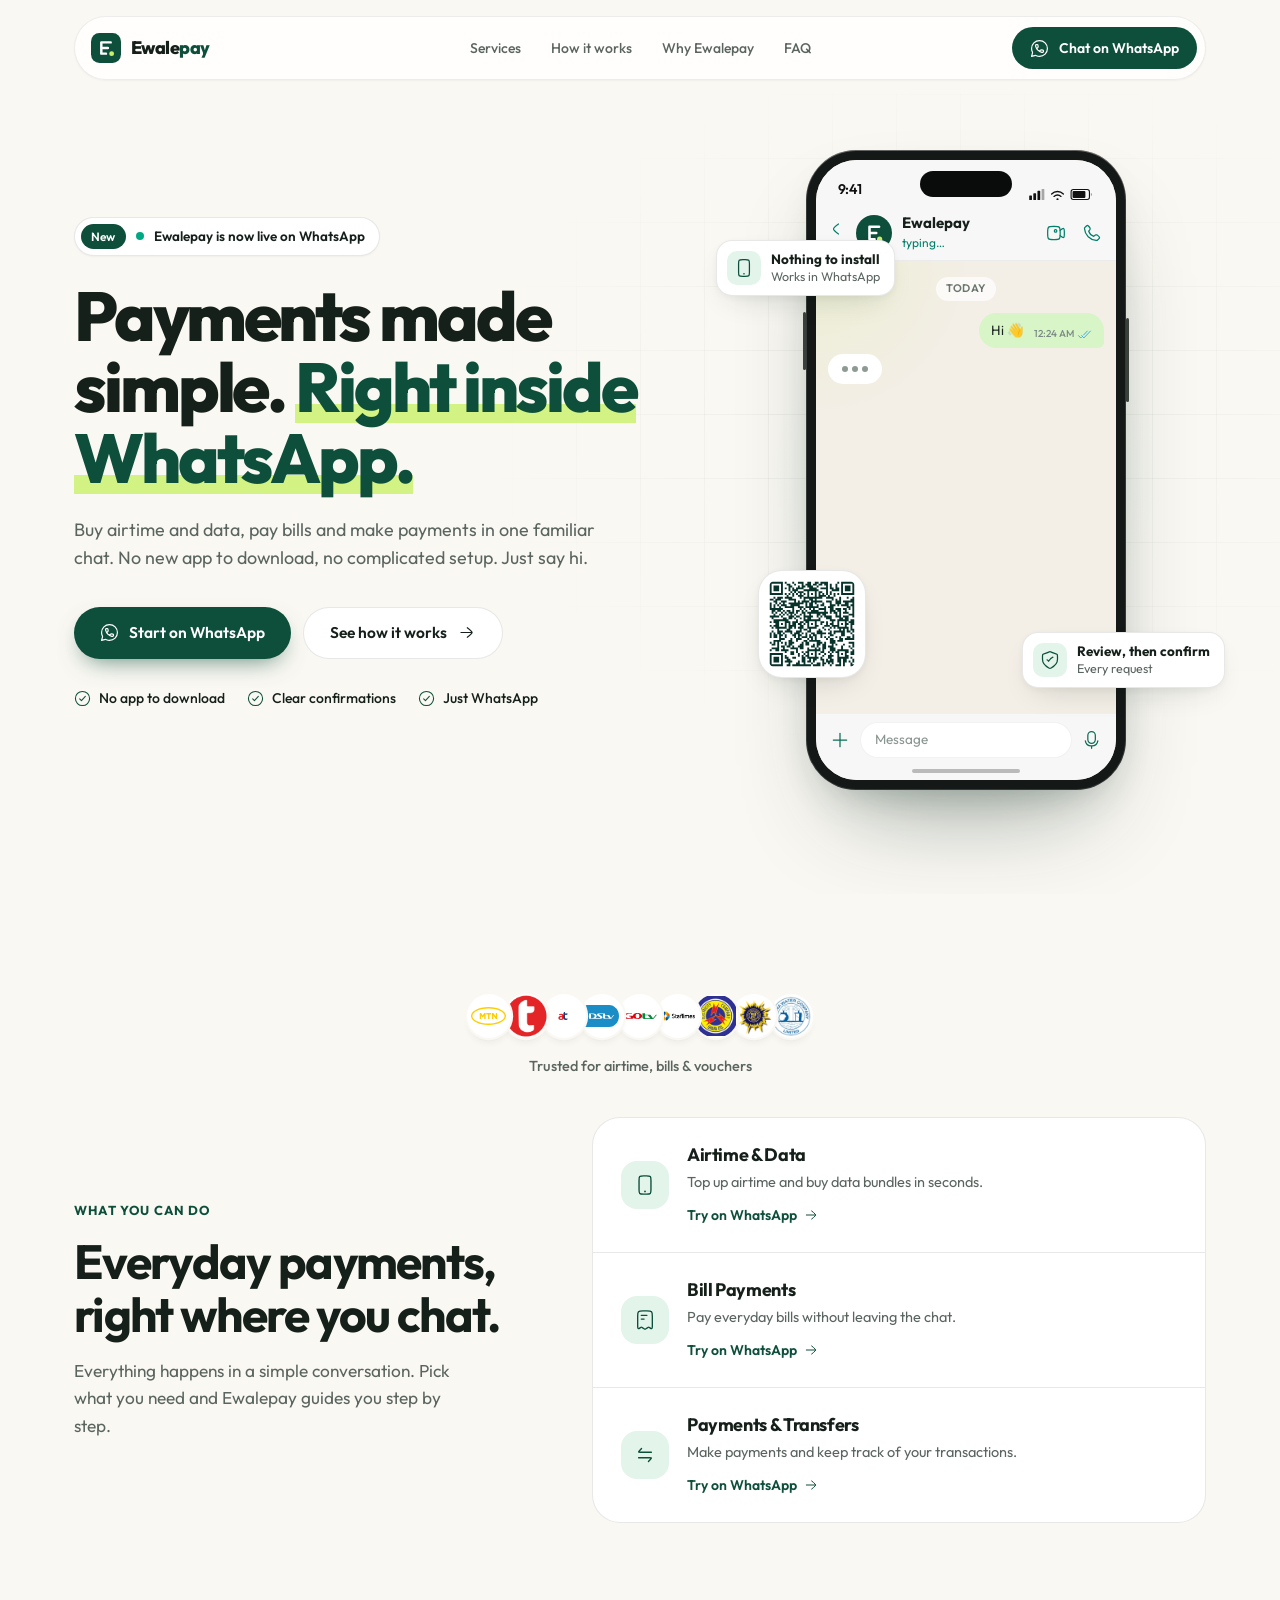
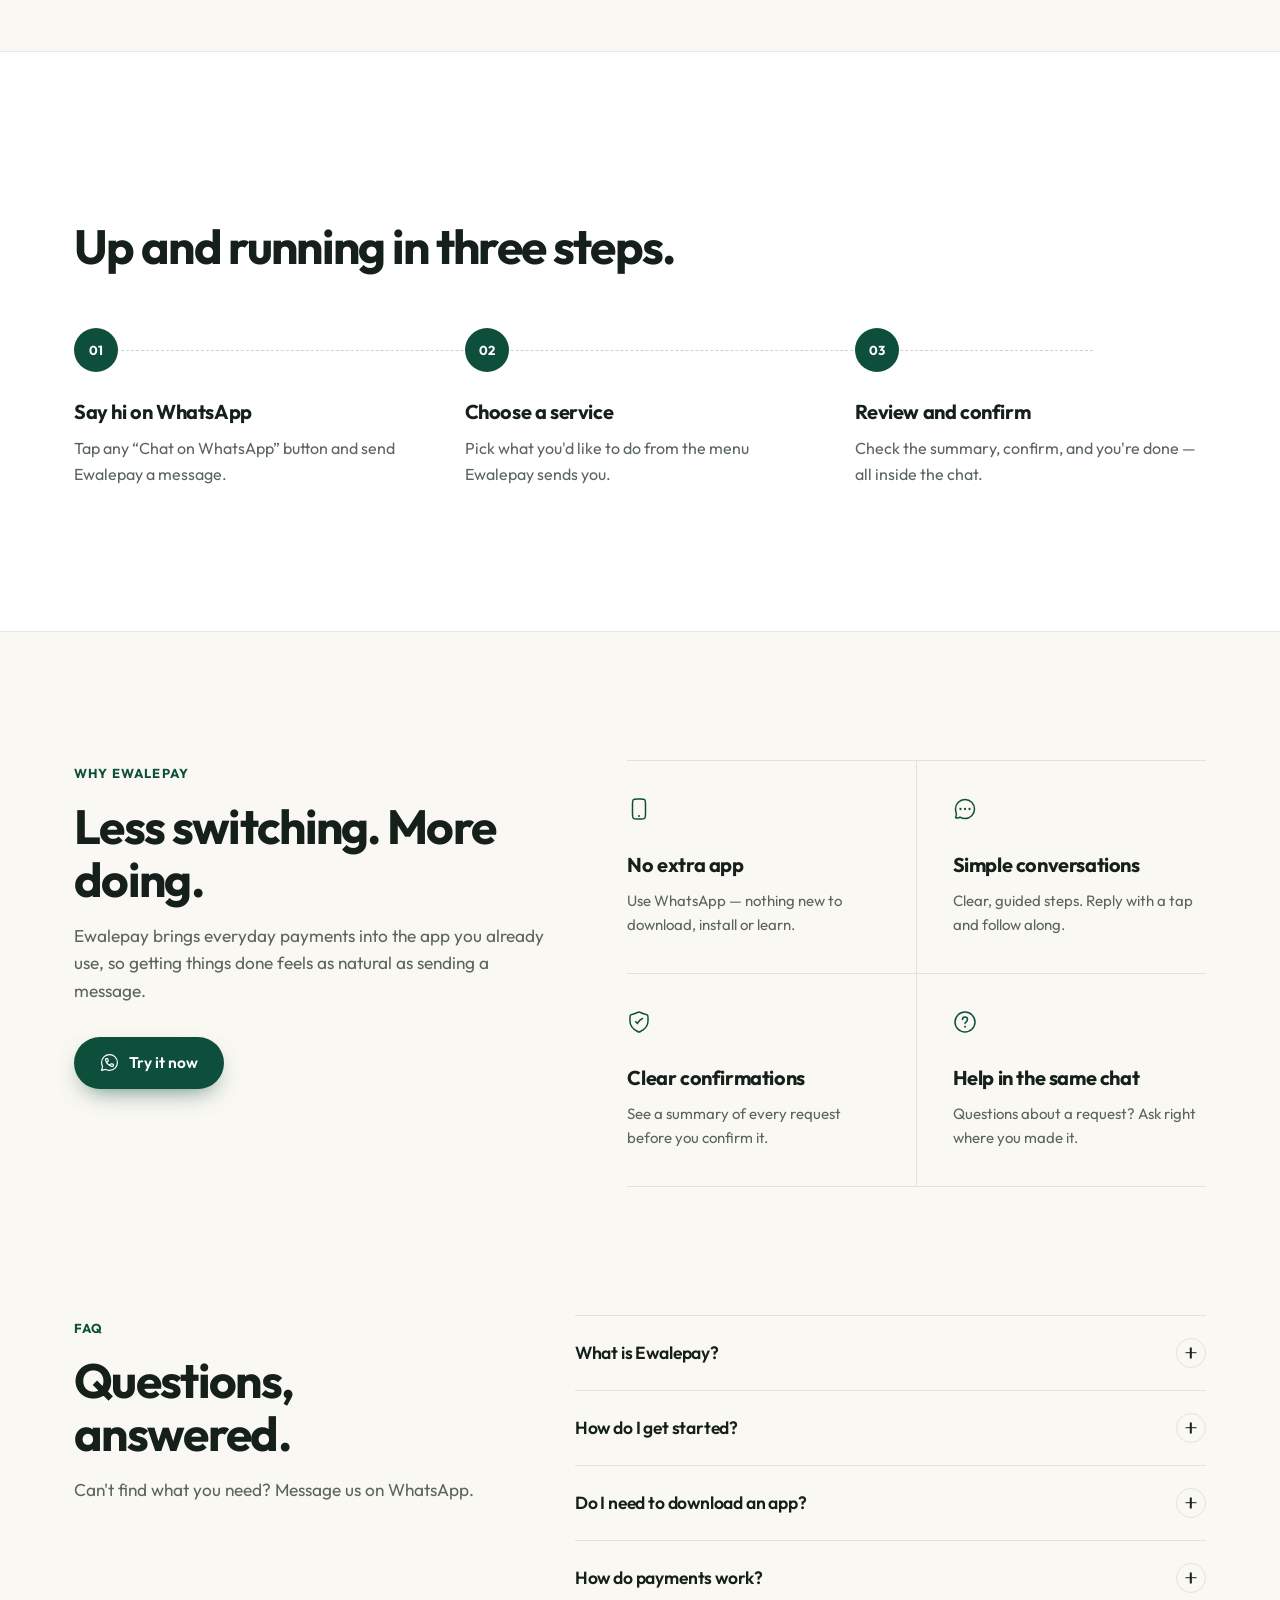
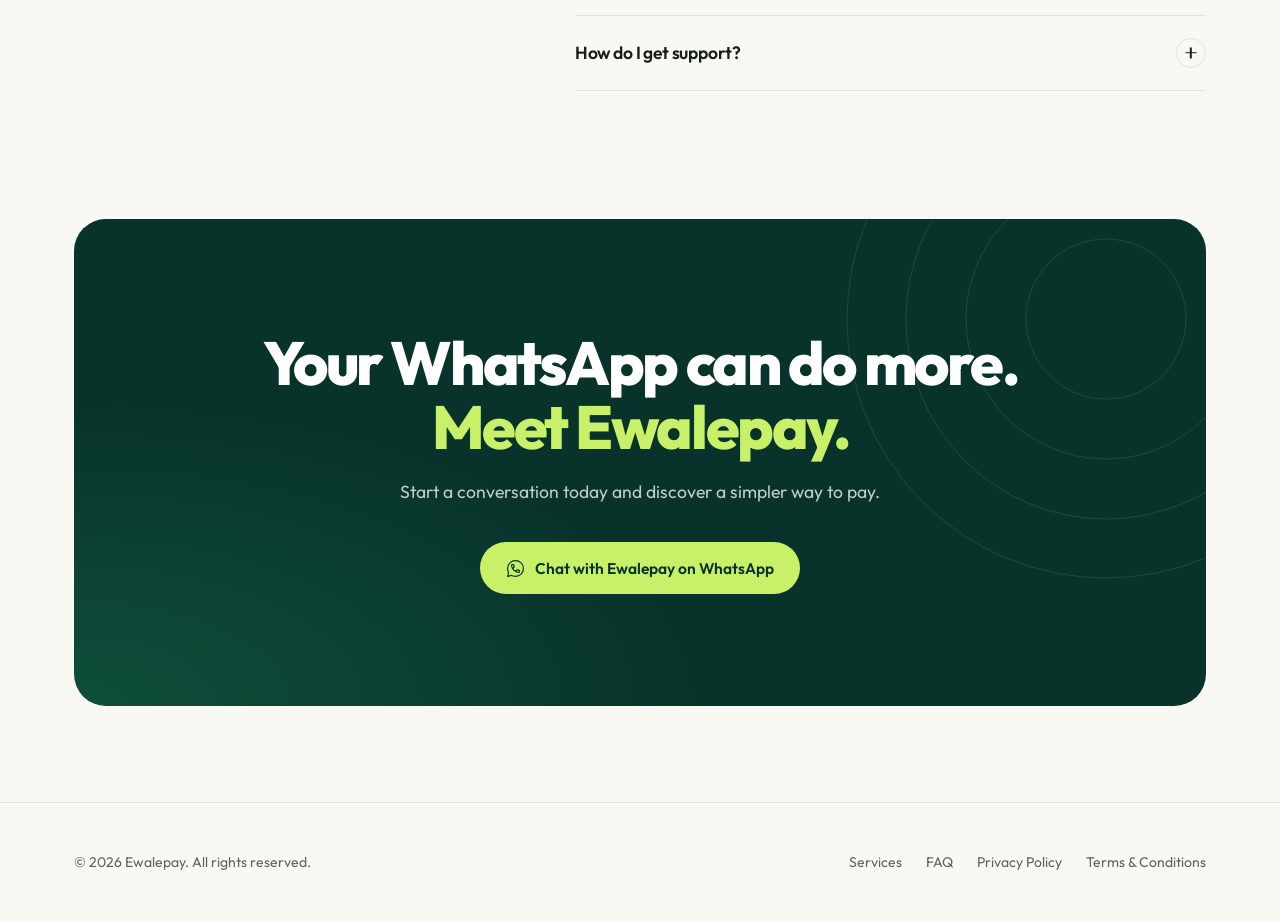
<file: index.html>
<!doctype html>
<html lang="en">

<head>
  <meta charset="utf-8" />
  <meta name="viewport" content="width=device-width, initial-scale=1" />
  <title>Ewalepay is now on WhatsApp — Pay, top up and more in one chat</title>
  <meta name="description"
    content="Ewalepay is now live on WhatsApp. Buy airtime and data, pay bills and make payments in a simple chat. No app to download." />
  <meta name="theme-color" content="#0E4F3B" />
  <link rel="icon"
    href="data:image/svg+xml,%3Csvg xmlns='http://www.w3.org/2000/svg' viewBox='0 0 32 32'%3E%3Crect width='32' height='32' rx='9' fill='%230E4F3B'/%3E%3Cpath d='M11 10v12M11 10h10M11 16h7M11 22h5' stroke='%23fff' stroke-width='2.6' stroke-linecap='round'/%3E%3Ccircle cx='22' cy='22' r='2.6' fill='%23C8F169'/%3E%3C/svg%3E" />
  <link rel="preconnect" href="https://fonts.googleapis.com" />
  <link rel="preconnect" href="https://fonts.gstatic.com" crossorigin />
  <link href="https://fonts.googleapis.com/css2?family=Outfit:wght@400;500;600;700;800&display=swap" rel="stylesheet" />


  <link rel="stylesheet" href="css/base.css" />
  <link rel="stylesheet" href="css/nav.css" />
  <link rel="stylesheet" href="css/hero.css" />
  <link rel="stylesheet" href="css/sections.css" />
  <link rel="stylesheet" href="css/services.css" />
  <link rel="stylesheet" href="css/steps.css" />
  <link rel="stylesheet" href="css/why.css" />
  <link rel="stylesheet" href="css/faq.css" />
  <link rel="stylesheet" href="css/cta.css" />
  <link rel="stylesheet" href="css/footer.css" />
  <link rel="stylesheet" href="css/responsive.css" />

</head>

<body>
  <!-- NAV -->
  <header class="nav" id="nav">
    <div class="container">
      <div class="nav-bar">
        <a href="#top" class="brand" aria-label="Ewalepay home">
          <svg viewBox="0 0 32 32" aria-hidden="true">
            <rect width="32" height="32" rx="9" fill="#0E4F3B" />
            <path d="M11 10v12M11 10h10M11 16h7M11 22h5" stroke="#fff" stroke-width="2.6" stroke-linecap="round" />
            <circle cx="22" cy="22" r="2.6" fill="#C8F169" />
          </svg>
          <span>Ewale<b>pay</b></span>
        </a>
        <nav class="nav-links" id="navMenu" aria-label="Primary">
          <span class="nav-indicator" aria-hidden="true"></span>
          <a href="#services">Services</a>
          <a href="#how">How it works</a>
          <a href="#why">Why Ewalepay</a>
          <a href="#faq">FAQ</a>
        </nav>
        <div class="nav-actions">
          <a class="btn btn-primary btn-sm" data-wa aria-label="Chat on WhatsApp"><i data-icon="whatsapp"></i><span
              class="label">Chat on WhatsApp</span></a>
          <button class="nav-toggle" type="button" aria-expanded="false" aria-controls="navMenu"
            aria-label="Open menu"><span></span><span></span></button>
        </div>
      </div>
    </div>
  </header>

  <main id="top">
    <!-- HERO -->
    <section class="hero">
      <div class="container hero-grid">
        <div>
          <span class="launch-pill reveal"><span class="tag">New</span><span class="live-dot"></span>Ewalepay is now
            live on WhatsApp</span>
          <h1 class="reveal" style="--d:60ms">Payments made simple. <span>Right inside WhatsApp.</span></h1>
          <p class="lead reveal" style="--d:120ms">Buy airtime and data, pay bills and make payments in one familiar
            chat. No new app to download, no complicated setup. Just say hi.</p>
          <div class="hero-launch reveal" style="--d:180ms">
            <div class="hero-ctas">
              <a class="btn btn-primary" data-wa><i data-icon="whatsapp"></i>Start on WhatsApp</a>
              <a class="btn btn-ghost" href="#how">See how it works <i data-icon="arrow"></i></a>
            </div>
          </div>
          <ul class="hero-trust reveal" style="--d:240ms">
            <li><i data-icon="check"></i>No app to download</li>
            <li><i data-icon="check"></i>Clear confirmations</li>
            <li><i data-icon="check"></i>Just WhatsApp</li>
          </ul>
        </div>

        <div class="hero-visual reveal" style="--d:150ms">
          <div class="chip chip-a" aria-hidden="true"><span class="ic"><i data-icon="phone"></i></span>
            <div><strong>Nothing to install</strong><span>Works in WhatsApp</span></div>
          </div>
          <div class="chip chip-b" aria-hidden="true"><span class="ic"><i data-icon="shield"></i></span>
            <div><strong>Review, then confirm</strong><span>Every request</span></div>
          </div>
          <div class="phone-stage">
          <a class="qr-card" data-wa>
            <img class="qr-code" src="assets/ewalepay-whatsapp-qr.svg" width="132" height="132" alt="QR code that opens a WhatsApp chat with Ewalepay">
          </a>
          <div class="phone" role="img" aria-label="A WhatsApp conversation with Ewalepay showing a menu of services">
            <span class="key key-silent" aria-hidden="true"></span>
            <span class="key key-vol" aria-hidden="true"></span>
            <span class="key key-power" aria-hidden="true"></span>
            <div class="screen">
              <div class="status" aria-hidden="true">
                <span>9:41</span>
                <span class="island"></span>
                <span class="status-icons">
                  <svg viewBox="0 0 17 12" width="16" height="11"><rect x="0" y="7" width="3" height="5" rx="0.6" fill="currentColor"/><rect x="4.5" y="4.5" width="3" height="7.5" rx="0.6" fill="currentColor"/><rect x="9" y="2" width="3" height="10" rx="0.6" fill="currentColor"/><rect x="13.5" y="0" width="3" height="12" rx="0.6" fill="currentColor" opacity=".35"/></svg>
                  <svg viewBox="0 0 16 12" width="15" height="11"><path d="M8 10.2a1.15 1.15 0 1 0 0 2.3 1.15 1.15 0 0 0 0-2.3Z" fill="currentColor"/><path d="M4.2 8.1a5.4 5.4 0 0 1 7.6 0" fill="none" stroke="currentColor" stroke-width="1.4" stroke-linecap="round"/><path d="M1.6 5.4a9 9 0 0 1 12.8 0" fill="none" stroke="currentColor" stroke-width="1.4" stroke-linecap="round"/></svg>
                  <svg viewBox="0 0 25 12" width="24" height="11"><rect x="0.6" y="0.6" width="20" height="10.8" rx="2.4" fill="none" stroke="currentColor" stroke-width="1.2"/><rect x="2.2" y="2.2" width="14" height="7.6" rx="1.2" fill="currentColor"/><path d="M22.2 4.2v3.6a2 2 0 0 0 0-3.6Z" fill="currentColor" opacity=".4"/></svg>
                </span>
              </div>
              <div class="wa-head">
                <span class="back"><i data-icon="chev"></i></span>
                <span class="avatar"><svg viewBox="0 0 32 32">
                    <rect width="32" height="32" fill="#0E4F3B" />
                    <path d="M12 10.5v11M12 10.5h8.5M12 16h6M12 21.5h4.5" stroke="#fff" stroke-width="2.3"
                      stroke-linecap="round" />
                    <circle cx="21" cy="21.5" r="2.3" fill="#C8F169" />
                  </svg></span>
                <div class="wa-name"><strong>Ewalepay</strong><small id="waStatus">online</small></div>
                <div class="icons"><i data-icon="video"></i><i data-icon="call"></i></div>
              </div>
              <div class="chat" id="chat"></div>
              <div class="wa-input"><i data-icon="plus"></i>
                <div>Message</div><i data-icon="mic"></i>
              </div>
              <span class="home-bar" aria-hidden="true"></span>
            </div>
          </div>
          </div>
        </div>
      </div>
    </section>

    <!-- SERVICES -->
    <section class="section" id="services">
      <div class="container">
        <div class="providers reveal">
          <ul class="provider-list">
            <li><img src="assets/providers/mtn.svg" alt="MTN"></li>
            <li class="is-fill"><img src="assets/providers/telecel-mark.png" alt="Telecel"></li>
            <li><img src="assets/providers/at.png" alt="AT"></li>
            <li><img src="assets/providers/dstv.svg" alt="DStv"></li>
            <li><img src="assets/providers/gotv.svg" alt="GOtv"></li>
            <li><img src="assets/providers/startimes.png" alt="StarTimes"></li>
            <li class="is-badge"><img src="assets/providers/ecg.jpg" alt="ECG"></li>
            <li class="is-badge"><img src="assets/providers/waec.png" alt="WAEC"></li>
            <li class="is-badge"><img src="assets/providers/ghana-water.svg" alt="Ghana Water"></li>
          </ul>
          <p>Trusted for airtime, bills &amp; vouchers</p>
        </div>
        <div class="services-layout">
          <div class="head">
            <span class="kicker reveal" style="--d:60ms">What you can do</span>
            <h2 class="h2 reveal" style="--d:120ms">Everyday payments, right where you chat.</h2>
            <p class="sub reveal" style="--d:180ms">Everything happens in a simple conversation. Pick what you need and
              Ewalepay guides you step by step.</p>
          </div>
          <div class="services" id="servicesGrid"></div>
        </div>
      </div>
    </section>

    <!-- HOW IT WORKS -->
    <section class="section how" id="how">
      <div class="container">
        <div class="head">
          <span class="kicker reveal">How it works</span>
          <h2 class="h2 reveal" style="--d:60ms">Up and running in three steps.</h2>
        </div>
        <ol class="steps">
          <li class="step reveal"><span class="step-num">01</span>
            <h3>Say hi on WhatsApp</h3>
            <p>Tap any “Chat on WhatsApp” button and send Ewalepay a message.</p>
          </li>
          <li class="step reveal" style="--d:100ms"><span class="step-num">02</span>
            <h3>Choose a service</h3>
            <p>Pick what you'd like to do from the menu Ewalepay sends you.</p>
          </li>
          <li class="step reveal" style="--d:200ms"><span class="step-num">03</span>
            <h3>Review and confirm</h3>
            <p>Check the summary, confirm, and you're done — all inside the chat.</p>
          </li>
        </ol>
      </div>
    </section>

    <!-- WHY -->
    <section class="section" id="why">
      <div class="container why-grid">
        <div>
          <span class="kicker reveal">Why Ewalepay</span>
          <h2 class="h2 reveal" style="--d:60ms">Less switching. More doing.</h2>
          <p class="sub reveal" style="--d:120ms">Ewalepay brings everyday payments into the app you already use, so
            getting things done feels as natural as sending a message.</p>
          <div class="reveal" style="--d:180ms; margin-top:32px"><a class="btn btn-primary" data-wa><i
                data-icon="whatsapp"></i>Try it now</a></div>
        </div>
        <div class="benefits">
          <div class="benefit reveal"><i data-icon="phone" data-size="24"></i>
            <h3>No extra app</h3>
            <p>Use WhatsApp — nothing new to download, install or learn.</p>
          </div>
          <div class="benefit reveal" style="--d:80ms"><i data-icon="chat" data-size="24"></i>
            <h3>Simple conversations</h3>
            <p>Clear, guided steps. Reply with a tap and follow along.</p>
          </div>
          <div class="benefit reveal"><i data-icon="shield" data-size="24"></i>
            <h3>Clear confirmations</h3>
            <p>See a summary of every request before you confirm it.</p>
          </div>
          <div class="benefit reveal" style="--d:80ms"><i data-icon="help" data-size="24"></i>
            <h3>Help in the same chat</h3>
            <p>Questions about a request? Ask right where you made it.</p>
          </div>
        </div>
      </div>
    </section>

    <!-- FAQ -->
    <section class="section" id="faq" style="padding-top:0">
      <div class="container faq-grid">
        <div>
          <span class="kicker reveal">FAQ</span>
          <h2 class="h2 reveal" style="--d:60ms">Questions, answered.</h2>
          <p class="sub reveal" style="--d:120ms">Can't find what you need? Message us on WhatsApp.</p>
        </div>
        <div class="faq-list reveal" id="faqList"></div>
      </div>
    </section>

    <!-- FINAL CTA -->
    <section class="final">
      <div class="container">
        <div class="final-panel reveal">
          <svg class="rings" viewBox="0 0 520 520" fill="none" stroke="#fff" aria-hidden="true">
            <circle cx="260" cy="260" r="259" />
            <circle cx="260" cy="260" r="200" />
            <circle cx="260" cy="260" r="140" />
            <circle cx="260" cy="260" r="80" />
          </svg>
          <h2>Your WhatsApp can do more. <em>Meet Ewalepay.</em></h2>
          <p>Start a conversation today and discover a simpler way to pay.</p>
          <a class="btn btn-lime" data-wa><i data-icon="whatsapp"></i>Chat with Ewalepay on WhatsApp</a>
        </div>
      </div>
    </section>
  </main>

  <footer class="footer">
    <div class="container footer-inner">
      <span>© <span id="year">2026</span> Ewalepay. All rights reserved.</span>
      <nav aria-label="Footer">
        <a href="#services">Services</a>
        <a href="#faq">FAQ</a>
        <a id="privacyLink" href="#">Privacy Policy</a>
        <a id="termsLink" href="#">Terms &amp; Conditions</a>
      </nav>
    </div>
  </footer>

  <a class="fab" id="fab" data-wa aria-label="Chat on WhatsApp"><i data-icon="whatsapp"></i></a>

  <script type="module" src="js/main.js"></script>
</body>

</html>
</file>
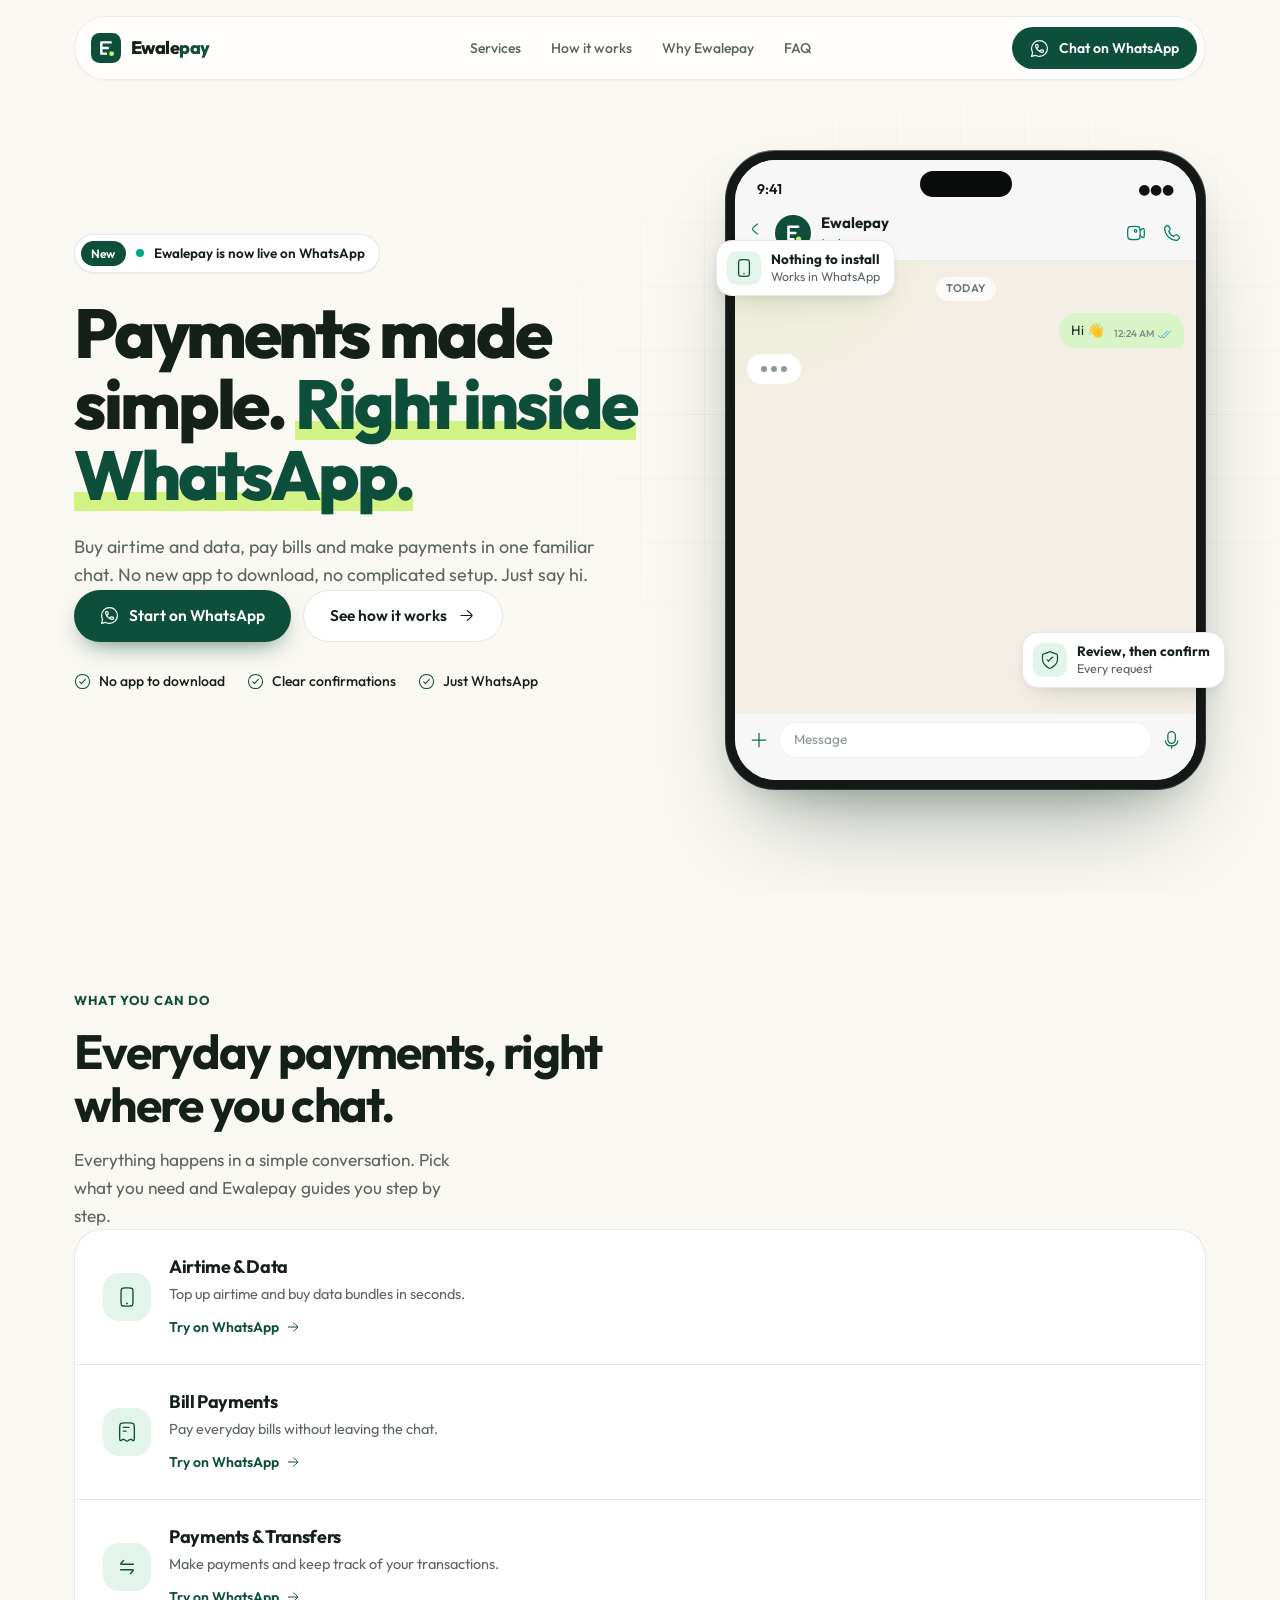
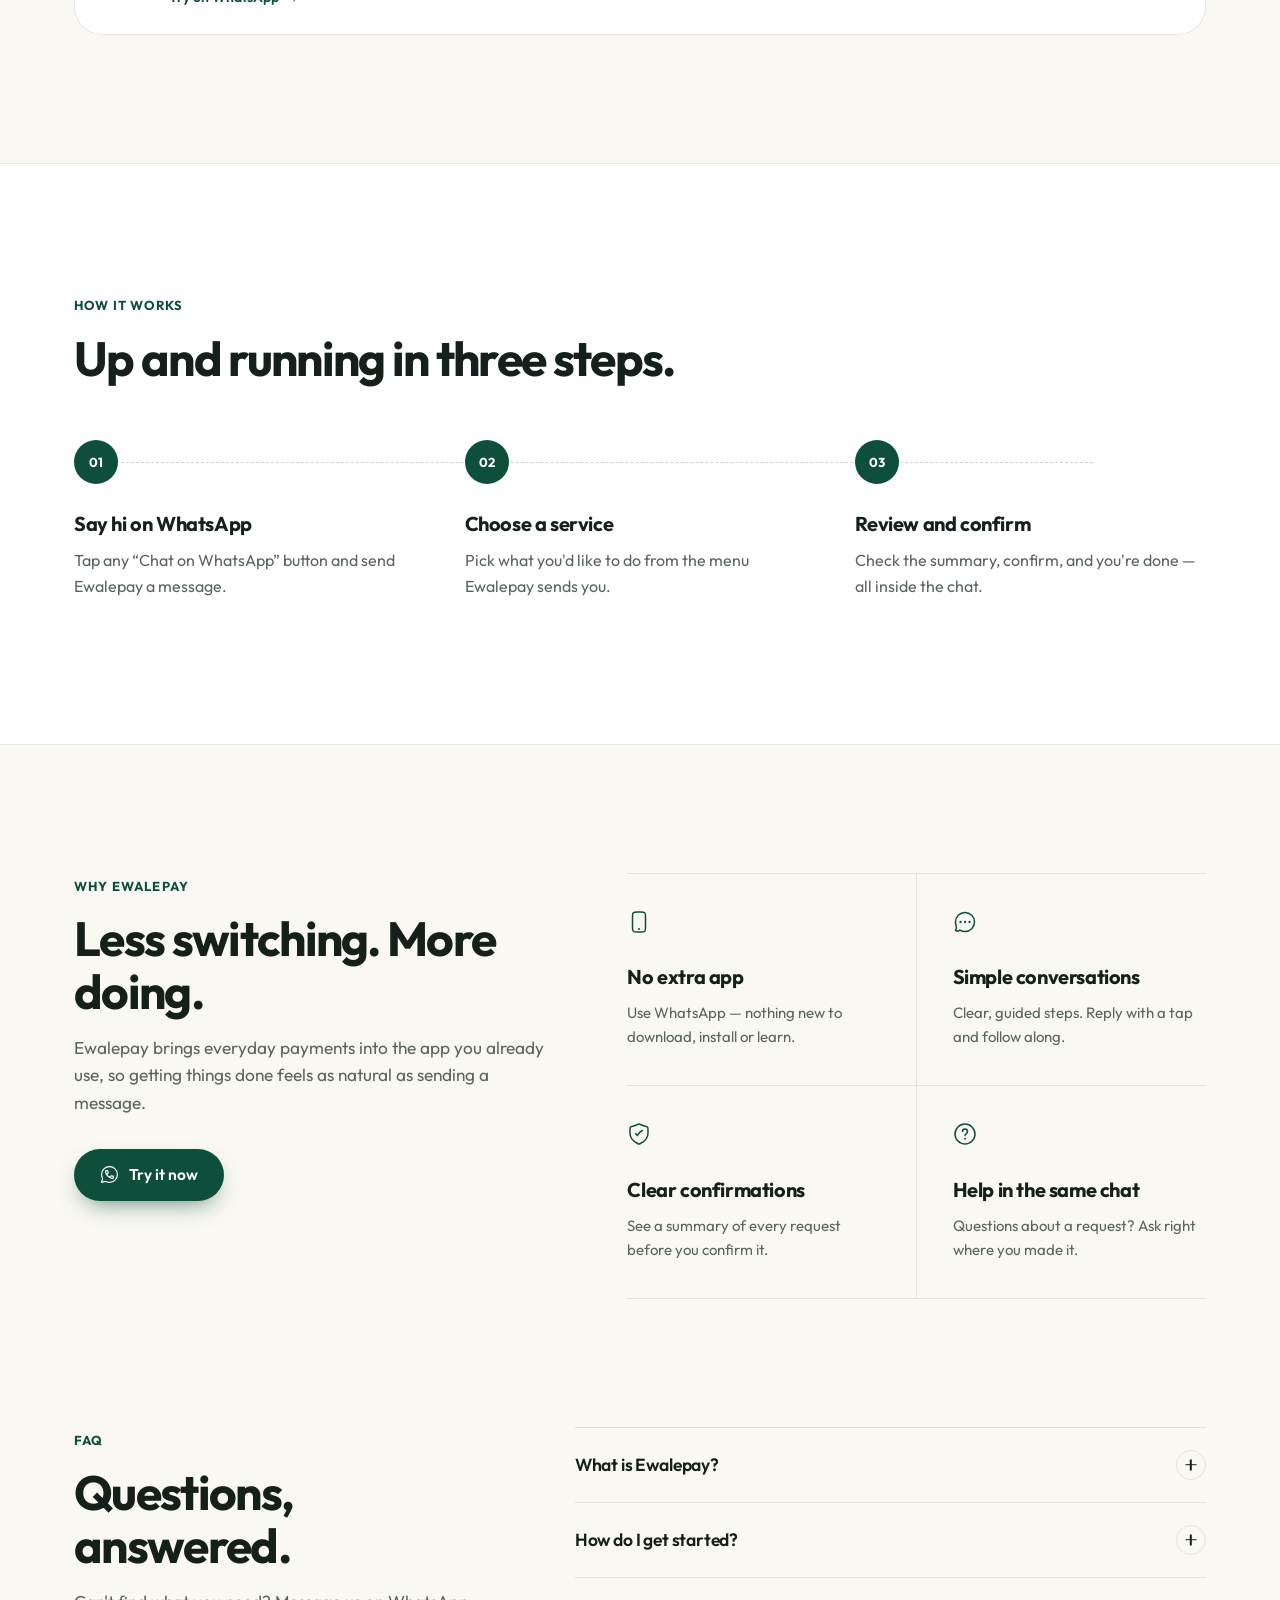
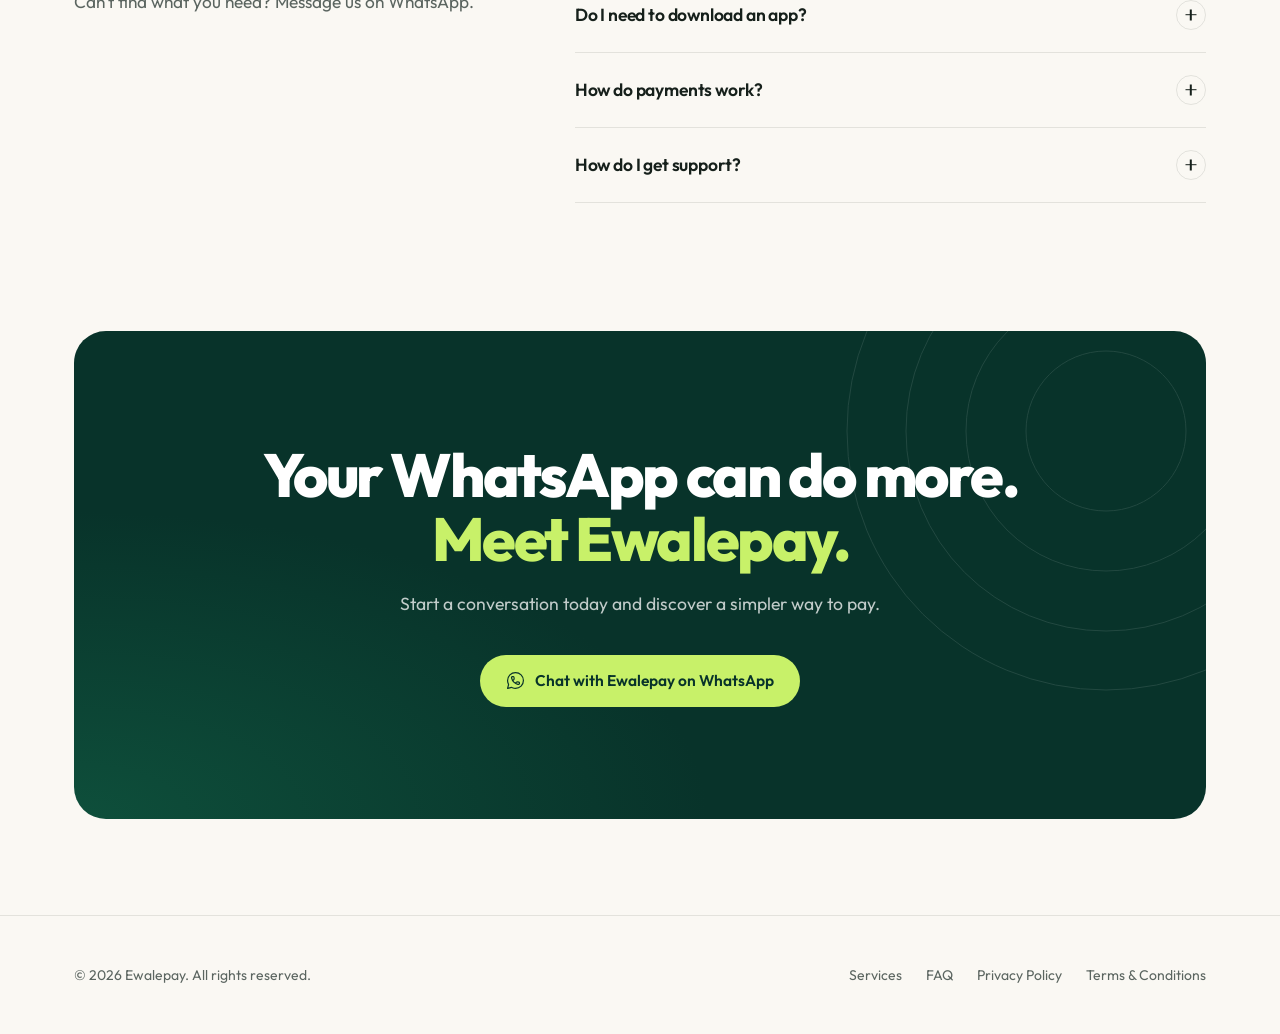
<file: whatsapp-landing.html>
<!doctype html>
<html lang="en">

<head>
  <meta charset="utf-8" />
  <meta name="viewport" content="width=device-width, initial-scale=1" />
  <title>Ewalepay is now on WhatsApp — Pay, top up and more in one chat</title>
  <meta name="description"
    content="Ewalepay is now live on WhatsApp. Buy airtime and data, pay bills and make payments in a simple chat. No app to download." />
  <meta name="theme-color" content="#0E4F3B" />
  <link rel="icon"
    href="data:image/svg+xml,%3Csvg xmlns='http://www.w3.org/2000/svg' viewBox='0 0 32 32'%3E%3Crect width='32' height='32' rx='9' fill='%230E4F3B'/%3E%3Cpath d='M11 10v12M11 10h10M11 16h7M11 22h5' stroke='%23fff' stroke-width='2.6' stroke-linecap='round'/%3E%3Ccircle cx='22' cy='22' r='2.6' fill='%23C8F169'/%3E%3C/svg%3E" />
  <link rel="preconnect" href="https://fonts.googleapis.com" />
  <link rel="preconnect" href="https://fonts.gstatic.com" crossorigin />
  <link href="https://fonts.googleapis.com/css2?family=Outfit:wght@400;500;600;700;800&display=swap"
    rel="stylesheet" />


  <link rel="stylesheet" href="css/base.css" />
  <link rel="stylesheet" href="css/nav.css" />
  <link rel="stylesheet" href="css/hero.css" />
  <link rel="stylesheet" href="css/sections.css" />
  <link rel="stylesheet" href="css/services.css" />
  <link rel="stylesheet" href="css/steps.css" />
  <link rel="stylesheet" href="css/why.css" />
  <link rel="stylesheet" href="css/faq.css" />
  <link rel="stylesheet" href="css/cta.css" />
  <link rel="stylesheet" href="css/footer.css" />
  <link rel="stylesheet" href="css/responsive.css" />

</head>

<body>
  <!-- NAV -->
  <header class="nav" id="nav">
    <div class="container">
      <div class="nav-bar">
        <a href="#top" class="brand" aria-label="Ewalepay home">
          <svg viewBox="0 0 32 32" aria-hidden="true">
            <rect width="32" height="32" rx="9" fill="#0E4F3B" />
            <path d="M11 10v12M11 10h10M11 16h7M11 22h5" stroke="#fff" stroke-width="2.6" stroke-linecap="round" />
            <circle cx="22" cy="22" r="2.6" fill="#C8F169" />
          </svg>
          <span>Ewale<b>pay</b></span>
        </a>
        <nav class="nav-links" id="navMenu" aria-label="Primary">
          <span class="nav-indicator" aria-hidden="true"></span>
          <a href="#services">Services</a>
          <a href="#how">How it works</a>
          <a href="#why">Why Ewalepay</a>
          <a href="#faq">FAQ</a>
        </nav>
        <div class="nav-actions">
          <a class="btn btn-primary btn-sm" data-wa aria-label="Chat on WhatsApp"><i data-icon="whatsapp"></i><span
              class="label">Chat on WhatsApp</span></a>
          <button class="nav-toggle" type="button" aria-expanded="false" aria-controls="navMenu"
            aria-label="Open menu"><span></span><span></span></button>
        </div>
      </div>
    </div>
  </header>

  <main id="top">
    <!-- HERO -->
    <section class="hero">
      <div class="container hero-grid">
        <div>
          <span class="launch-pill reveal"><span class="tag">New</span><span class="live-dot"></span>Ewalepay is now
            live on WhatsApp</span>
          <h1 class="reveal" style="--d:60ms">Payments made simple. <span>Right inside WhatsApp.</span></h1>
          <p class="lead reveal" style="--d:120ms">Buy airtime and data, pay bills and make payments in one familiar
            chat. No new app to download, no complicated setup. Just say hi.</p>
          <div class="hero-ctas reveal" style="--d:180ms">
            <a class="btn btn-primary" data-wa><i data-icon="whatsapp"></i>Start on WhatsApp</a>
            <a class="btn btn-ghost" href="#how">See how it works <i data-icon="arrow"></i></a>
          </div>
          <ul class="hero-trust reveal" style="--d:240ms">
            <li><i data-icon="check"></i>No app to download</li>
            <li><i data-icon="check"></i>Clear confirmations</li>
            <li><i data-icon="check"></i>Just WhatsApp</li>
          </ul>
        </div>

        <div class="hero-visual reveal" style="--d:150ms">
          <div class="chip chip-a" aria-hidden="true"><span class="ic"><i data-icon="phone"></i></span>
            <div><strong>Nothing to install</strong><span>Works in WhatsApp</span></div>
          </div>
          <div class="chip chip-b" aria-hidden="true"><span class="ic"><i data-icon="shield"></i></span>
            <div><strong>Review, then confirm</strong><span>Every request</span></div>
          </div>
          <div class="phone" role="img" aria-label="A WhatsApp conversation with Ewalepay showing a menu of services">
            <div class="screen">
              <div class="status" aria-hidden="true"><span>9:41</span><span class="island"></span><span>●●●</span></div>
              <div class="wa-head">
                <span class="back"><i data-icon="chev"></i></span>
                <span class="avatar"><svg viewBox="0 0 32 32">
                    <rect width="32" height="32" fill="#0E4F3B" />
                    <path d="M12 10.5v11M12 10.5h8.5M12 16h6M12 21.5h4.5" stroke="#fff" stroke-width="2.3"
                      stroke-linecap="round" />
                    <circle cx="21" cy="21.5" r="2.3" fill="#C8F169" />
                  </svg></span>
                <div class="wa-name"><strong>Ewalepay</strong><small id="waStatus">online</small></div>
                <div class="icons"><i data-icon="video"></i><i data-icon="call"></i></div>
              </div>
              <div class="chat" id="chat"></div>
              <div class="wa-input"><i data-icon="plus"></i>
                <div>Message</div><i data-icon="mic"></i>
              </div>
            </div>
          </div>
        </div>
      </div>
    </section>

    <!-- SERVICES -->
    <section class="section" id="services">
      <div class="container">
        <div class="head center">
          <span class="kicker reveal">What you can do</span>
          <h2 class="h2 reveal" style="--d:60ms">Everyday payments, right where you chat.</h2>
          <p class="sub reveal" style="--d:120ms">Everything happens in a simple conversation. Pick what you need and
            Ewalepay guides you step by step.</p>
        </div>
        <div class="services" id="servicesGrid"></div>
      </div>
    </section>

    <!-- HOW IT WORKS -->
    <section class="section how" id="how">
      <div class="container">
        <div class="head">
          <span class="kicker reveal">How it works</span>
          <h2 class="h2 reveal" style="--d:60ms">Up and running in three steps.</h2>
        </div>
        <ol class="steps">
          <li class="step reveal"><span class="step-num">01</span>
            <h3>Say hi on WhatsApp</h3>
            <p>Tap any “Chat on WhatsApp” button and send Ewalepay a message.</p>
          </li>
          <li class="step reveal" style="--d:100ms"><span class="step-num">02</span>
            <h3>Choose a service</h3>
            <p>Pick what you'd like to do from the menu Ewalepay sends you.</p>
          </li>
          <li class="step reveal" style="--d:200ms"><span class="step-num">03</span>
            <h3>Review and confirm</h3>
            <p>Check the summary, confirm, and you're done — all inside the chat.</p>
          </li>
        </ol>
      </div>
    </section>

    <!-- WHY -->
    <section class="section" id="why">
      <div class="container why-grid">
        <div>
          <span class="kicker reveal">Why Ewalepay</span>
          <h2 class="h2 reveal" style="--d:60ms">Less switching. More doing.</h2>
          <p class="sub reveal" style="--d:120ms">Ewalepay brings everyday payments into the app you already use, so
            getting things done feels as natural as sending a message.</p>
          <div class="reveal" style="--d:180ms; margin-top:32px"><a class="btn btn-primary" data-wa><i
                data-icon="whatsapp"></i>Try it now</a></div>
        </div>
        <div class="benefits">
          <div class="benefit reveal"><i data-icon="phone" data-size="24"></i>
            <h3>No extra app</h3>
            <p>Use WhatsApp — nothing new to download, install or learn.</p>
          </div>
          <div class="benefit reveal" style="--d:80ms"><i data-icon="chat" data-size="24"></i>
            <h3>Simple conversations</h3>
            <p>Clear, guided steps. Reply with a tap and follow along.</p>
          </div>
          <div class="benefit reveal"><i data-icon="shield" data-size="24"></i>
            <h3>Clear confirmations</h3>
            <p>See a summary of every request before you confirm it.</p>
          </div>
          <div class="benefit reveal" style="--d:80ms"><i data-icon="help" data-size="24"></i>
            <h3>Help in the same chat</h3>
            <p>Questions about a request? Ask right where you made it.</p>
          </div>
        </div>
      </div>
    </section>

    <!-- FAQ -->
    <section class="section" id="faq" style="padding-top:0">
      <div class="container faq-grid">
        <div>
          <span class="kicker reveal">FAQ</span>
          <h2 class="h2 reveal" style="--d:60ms">Questions, answered.</h2>
          <p class="sub reveal" style="--d:120ms">Can't find what you need? Message us on WhatsApp.</p>
        </div>
        <div class="faq-list reveal" id="faqList"></div>
      </div>
    </section>

    <!-- FINAL CTA -->
    <section class="final">
      <div class="container">
        <div class="final-panel reveal">
          <svg class="rings" viewBox="0 0 520 520" fill="none" stroke="#fff" aria-hidden="true">
            <circle cx="260" cy="260" r="259" />
            <circle cx="260" cy="260" r="200" />
            <circle cx="260" cy="260" r="140" />
            <circle cx="260" cy="260" r="80" />
          </svg>
          <h2>Your WhatsApp can do more. <em>Meet Ewalepay.</em></h2>
          <p>Start a conversation today and discover a simpler way to pay.</p>
          <a class="btn btn-lime" data-wa><i data-icon="whatsapp"></i>Chat with Ewalepay on WhatsApp</a>
        </div>
      </div>
    </section>
  </main>

  <footer class="footer">
    <div class="container footer-inner">
      <span>© <span id="year">2026</span> Ewalepay. All rights reserved.</span>
      <nav aria-label="Footer">
        <a href="#services">Services</a>
        <a href="#faq">FAQ</a>
        <a id="privacyLink" href="#">Privacy Policy</a>
        <a id="termsLink" href="#">Terms &amp; Conditions</a>
      </nav>
    </div>
  </footer>

  <a class="fab" id="fab" data-wa aria-label="Chat on WhatsApp"><i data-icon="whatsapp"></i></a>

  <script type="module" src="js/main.js"></script>
</body>

</html>
</file>
<file: css/base.css>
:root {
  --bg: #FAF8F3;
  --surface: #FFFFFF;
  --ink: #16201B;
  --muted: #5B6560;
  --brand: #0E4F3B;
  --brand-dark: #08332A;
  --accent: #C8F169;
  --mint: #E3F4EA;
  --line: rgba(22, 32, 27, .1);
  --wa: #00A884;
  --wa-teal: #008069;
  --wa-bg: #EFE7DE;
  --wa-out: #D9FDD3;
  --shadow: 0 12px 32px -14px rgba(16, 40, 30, .2), 0 2px 6px rgba(16, 24, 20, .04);
  --shadow-lg: 0 50px 100px -40px rgba(8, 40, 28, .45), 0 18px 40px -20px rgba(8, 40, 28, .25);
  --ease: cubic-bezier(.22, .61, .36, 1);
  --font: "Outfit", system-ui, -apple-system, "Segoe UI", Roboto, sans-serif;
}

*,
*::before,
*::after {
  box-sizing: border-box;
}

html {
  scroll-behavior: smooth;
}

body {
  margin: 0;
  font-family: var(--font);
  color: var(--ink);
  background: var(--bg);
  line-height: 1.6;
  -webkit-font-smoothing: antialiased;
  overflow-x: hidden;
}

h1,
h2,
h3,
p {
  margin: 0;
}

a {
  color: inherit;
  text-decoration: none;
}

button {
  font: inherit;
  cursor: pointer;
  border: 0;
  background: none;
  color: inherit;
  padding: 0;
}

svg {
  flex-shrink: 0;
}

:focus-visible {
  outline: 2px solid var(--brand);
  outline-offset: 3px;
  border-radius: 8px;
}

.container {
  max-width: 1180px;
  margin: 0 auto;
  padding: 0 24px;
}

section[id] {
  scroll-margin-top: 108px;
}

/* Buttons */
.btn {
  display: inline-flex;
  align-items: center;
  justify-content: center;
  gap: 10px;
  height: 52px;
  padding: 0 26px;
  border-radius: 999px;
  font-weight: 600;
  font-size: 15.5px;
  white-space: nowrap;
  transition: transform .2s var(--ease), background-color .2s, box-shadow .2s, border-color .2s;
}

.btn svg {
  width: 19px;
  height: 19px;
}

.btn:hover {
  transform: translateY(-1px);
}

.btn-primary {
  background: var(--brand);
  color: #fff;
  box-shadow: 0 10px 24px -10px rgba(14, 79, 59, .7);
}

.btn-primary:hover {
  background: var(--brand-dark);
}

.btn-ghost {
  background: var(--surface);
  border: 1px solid var(--line);
}

.btn-ghost:hover {
  border-color: rgba(22, 32, 27, .3);
}

.btn-lime {
  background: var(--accent);
  color: var(--brand-dark);
}

.btn-sm {
  height: 42px;
  padding: 0 18px;
  font-size: 14px;
}
</file>
<file: css/nav.css>
/* Nav */
.nav {
  position: sticky;
  top: 0;
  z-index: 50;
  padding: 16px 0 14px;
  background: var(--bg);
}

.nav-bar {
  position: relative;
  display: flex;
  align-items: center;
  justify-content: space-between;
  height: 64px;
  padding: 0 8px 0 16px;
  border-radius: 999px;
  background: rgba(255, 255, 255, .86);
  border: 1px solid rgba(22, 32, 27, .08);
  box-shadow: 0 1px 2px rgba(16, 24, 20, .04);
  backdrop-filter: blur(16px) saturate(180%);
  -webkit-backdrop-filter: blur(16px) saturate(180%);
  transition: box-shadow .35s var(--ease), border-color .35s;
}

.nav.scrolled .nav-bar {
  border-color: rgba(22, 32, 27, .1);
  box-shadow: 0 6px 16px -12px rgba(16, 40, 30, .28), 0 1px 2px rgba(16, 24, 20, .04);
}

.brand {
  display: inline-flex;
  align-items: center;
  gap: 10px;
  font-weight: 800;
  font-size: 18px;
  letter-spacing: -.03em;
}

.brand svg {
  width: 30px;
  height: 30px;
}

.brand b {
  color: var(--brand);
  font-weight: 800;
}

.nav-links {
  display: flex;
  align-items: center;
  gap: 2px;
}

.nav-indicator {
  position: absolute;
  top: 0;
  left: 0;
  border-radius: 999px;
  background: var(--mint);
  opacity: 0;
  pointer-events: none;
  z-index: 0;
  transition: transform .4s var(--ease), width .4s var(--ease), height .4s var(--ease), opacity .25s;
}

.nav-links a {
  position: relative;
  z-index: 1;
  padding: 8px 14px;
  border-radius: 999px;
  font-size: 14px;
  font-weight: 500;
  color: var(--muted);
  white-space: nowrap;
  transition: color .2s, background-color .2s;
}

.nav-links a:hover {
  color: var(--ink);
}

.nav-links a.active {
  color: var(--brand);
}

.nav-actions {
  display: flex;
  align-items: center;
  gap: 8px;
}

.nav .btn-primary {
  box-shadow: none;
}

.nav-toggle {
  display: none;
  width: 42px;
  height: 42px;
  border-radius: 50%;
  border: 1px solid var(--line);
  background: #fff;
  color: var(--ink);
  flex-direction: column;
  align-items: center;
  justify-content: center;
  gap: 5px;
  transition: background-color .2s, border-color .2s, color .2s;
}

.nav-toggle span {
  display: block;
  width: 16px;
  height: 1.5px;
  border-radius: 2px;
  background: currentColor;
  transition: transform .3s var(--ease);
}

.nav.open .nav-toggle {
  background: var(--mint);
  border-color: transparent;
  color: var(--brand);
}

.nav.open .nav-toggle span:first-child {
  transform: translateY(3.25px) rotate(45deg);
}

.nav.open .nav-toggle span:last-child {
  transform: translateY(-3.25px) rotate(-45deg);
}

@media (min-width: 961px) {
  .nav-links {
    position: absolute;
    left: 50%;
    top: 50%;
    transform: translate(-50%, -50%);
  }
}
</file>
<file: css/hero.css>
/* Hero */
.hero {
  position: relative;
  padding: 56px 0 104px;
  overflow: hidden;
}

.hero::before {
  content: "";
  position: absolute;
  inset: 0;
  pointer-events: none;
  background-image: linear-gradient(var(--line) 1px, transparent 1px), linear-gradient(90deg, var(--line) 1px, transparent 1px);
  background-size: 64px 64px;
  -webkit-mask-image: radial-gradient(ellipse 55% 65% at 75% 40%, #000 10%, transparent 70%);
  mask-image: radial-gradient(ellipse 55% 65% at 75% 40%, #000 10%, transparent 70%);
  opacity: .6;
}

.hero-grid {
  position: relative;
  display: grid;
  grid-template-columns: 1.1fr .9fr;
  gap: 64px;
  align-items: center;
}

.launch-pill {
  display: inline-flex;
  align-items: center;
  gap: 10px;
  padding: 6px 14px 6px 6px;
  border-radius: 999px;
  background: var(--surface);
  border: 1px solid var(--line);
  font-size: 13.5px;
  font-weight: 600;
  box-shadow: 0 1px 2px rgba(0, 0, 0, .04);
}

.launch-pill .tag {
  padding: 3px 10px;
  border-radius: 999px;
  background: var(--brand);
  color: #fff;
  font-size: 12px;
  letter-spacing: .02em;
}

.live-dot {
  width: 8px;
  height: 8px;
  border-radius: 50%;
  background: var(--wa);
  box-shadow: 0 0 0 0 rgba(0, 168, 132, .5);
  animation: pulse 2s infinite;
}

@keyframes pulse {
  70% {
    box-shadow: 0 0 0 8px rgba(0, 168, 132, 0);
  }

  100% {
    box-shadow: 0 0 0 0 rgba(0, 168, 132, 0);
  }
}

.hero h1 {
  margin-top: 24px;
  font-size: clamp(2.6rem, 5.4vw, 4.4rem);
  line-height: 1.03;
  letter-spacing: -.045em;
  font-weight: 800;
}

.hero h1 span {
  color: var(--brand);
  background: linear-gradient(transparent 70%, rgba(200, 241, 105, .8) 70%, rgba(200, 241, 105, .8) 92%, transparent 92%);
  -webkit-box-decoration-break: clone;
  box-decoration-break: clone;
}

.lead {
  margin-top: 22px;
  font-size: clamp(1.05rem, 1.4vw, 1.2rem);
  color: var(--muted);
  max-width: 540px;
}

.hero-launch {
  margin-top: 34px;
  display: flex;
  flex-wrap: wrap;
  align-items: center;
  gap: 16px;
}

.hero-ctas {
  display: flex;
  flex-wrap: wrap;
  gap: 12px;
}

.qr-card {
  position: absolute;
  z-index: 3;
  left: -48px;
  bottom: 112px;
  display: grid;
  place-items: center;
  width: 108px;
  height: 108px;
  padding: 7px;
  border-radius: 24px;
  background: #fff;
  border: 1px solid var(--line);
  box-shadow: var(--shadow);
}

.qr-code {
  width: 100%;
  height: 100%;
  border-radius: 16px;
  display: block;
}

.hero-trust {
  margin-top: 28px;
  display: flex;
  flex-wrap: wrap;
  gap: 8px 22px;
  padding: 0;
  list-style: none;
  font-size: 14px;
  font-weight: 500;
}

.hero-trust li {
  display: inline-flex;
  align-items: center;
  gap: 8px;
}

.hero-trust svg {
  width: 17px;
  height: 17px;
  color: var(--brand);
}

/* Phone */
.hero-visual {
  position: relative;
  display: flex;
  justify-content: center;
}

.phone-stage {
  position: relative;
  width: min(320px, 86vw);
  animation: phoneFloat 9s ease-in-out infinite;
}

.hero-visual::before {
  content: "";
  position: absolute;
  width: 115%;
  aspect-ratio: 1;
  top: 50%;
  left: 50%;
  transform: translate(-50%, -50%);
  background: radial-gradient(closest-side, var(--mint), transparent 70%);
}

.phone {
  position: relative;
  width: 100%;
  height: 640px;
  padding: 10px;
  border-radius: 50px;
  background: #141816;
  box-shadow:
    var(--shadow-lg),
    inset 0 0 0 1px rgba(255, 255, 255, .14),
    inset 0 1px 0 rgba(255, 255, 255, .22);
}

.key {
  position: absolute;
  width: 3px;
  border-radius: 3px;
  background: #3A403C;
}

.key-silent {
  left: -3px;
  top: 118px;
  height: 28px;
}

.key-vol {
  left: -3px;
  top: 162px;
  height: 58px;
}

.key-power {
  right: -3px;
  top: 168px;
  height: 84px;
}

.screen {
  position: relative;
  height: 100%;
  border-radius: 41px;
  overflow: hidden;
  display: flex;
  flex-direction: column;
  background: #F3EEE6;
}

.status {
  height: 48px;
  flex: none;
  display: flex;
  align-items: flex-end;
  justify-content: space-between;
  padding: 0 22px 8px;
  font-size: 14px;
  font-weight: 600;
  letter-spacing: -.02em;
  background: #F7F7F7;
  position: relative;
  color: #111;
}

.status-icons {
  display: inline-flex;
  align-items: center;
  gap: 5px;
}

.island {
  position: absolute;
  top: 11px;
  left: 50%;
  transform: translateX(-50%);
  width: 92px;
  height: 26px;
  border-radius: 20px;
  background: #0A0C0B;
}

.wa-head {
  flex: none;
  display: flex;
  align-items: center;
  gap: 10px;
  padding: 6px 14px 9px 10px;
  background: #F7F7F7;
  border-bottom: 1px solid rgba(22, 32, 27, .06);
}

.wa-head .back {
  color: var(--wa-teal);
}

.avatar {
  width: 36px;
  height: 36px;
  border-radius: 50%;
  overflow: hidden;
}

.wa-name {
  flex: 1;
  line-height: 1.2;
}

.wa-name strong {
  display: block;
  font-size: 15px;
}

.wa-name small {
  font-size: 12px;
  color: #667781;
}

.wa-name small.typing {
  color: var(--wa-teal);
}

.wa-head .icons {
  display: flex;
  gap: 16px;
  color: var(--wa-teal);
}

.chat {
  flex: 1;
  overflow-y: auto;
  padding: 14px 12px 8px;
  display: flex;
  flex-direction: column;
  gap: 6px;
  font-size: 13.5px;
  line-height: 1.45;
  color: #1C2421;
  scrollbar-width: none;
  background:
    radial-gradient(120% 80% at 0% 0%, rgba(200, 241, 105, .16), transparent 42%),
    #F3EEE6;
}

.chat::-webkit-scrollbar {
  display: none;
}

.day {
  align-self: center;
  margin: 2px 0 6px;
  padding: 4px 10px;
  border-radius: 999px;
  background: rgba(255, 255, 255, .72);
  font-size: 11px;
  font-weight: 600;
  letter-spacing: .04em;
  text-transform: uppercase;
  color: #6A756F;
}

.msg {
  position: relative;
  max-width: 82%;
  padding: 8px 12px 7px;
  border-radius: 18px;
  animation: msgIn .48s var(--ease) both;
}

.msg.in {
  align-self: flex-start;
  background: #fff;
  border-bottom-left-radius: 6px;
  transform-origin: left bottom;
}

.msg.out {
  align-self: flex-end;
  background: #D8F5C8;
  border-bottom-right-radius: 6px;
  transform-origin: right bottom;
}

.msg .meta {
  float: right;
  margin: 6px 0 -2px 10px;
  font-size: 10px;
  font-weight: 500;
  color: #7C8A84;
  display: inline-flex;
  gap: 3px;
  align-items: center;
}

.msg .ticks {
  color: #3BA6D8;
  display: inline-flex;
}

.msg.typing {
  display: inline-flex;
  gap: 4px;
  padding: 12px 14px;
  border-radius: 18px;
}

.msg.typing i {
  width: 6px;
  height: 6px;
  border-radius: 50%;
  background: #8E9B95;
  animation: blink 1.15s ease-in-out infinite;
}

.msg.typing i:nth-child(2) { animation-delay: .15s; }
.msg.typing i:nth-child(3) { animation-delay: .3s; }

.receipt {
  margin: 8px 0 8px;
  padding: 8px 10px;
  border-radius: 12px;
  background: #F6F4EF;
  display: grid;
  gap: 5px;
}

.receipt div {
  display: flex;
  justify-content: space-between;
  gap: 12px;
  font-size: 12px;
}

.receipt dt {
  color: #6A756F;
  font-weight: 500;
}

.receipt dd {
  margin: 0;
  font-weight: 600;
  letter-spacing: -.01em;
}

.opts {
  align-self: flex-start;
  width: min(82%, 230px);
  display: flex;
  flex-direction: column;
  overflow: hidden;
  border-radius: 16px;
  background: #fff;
  animation: msgIn .48s var(--ease) both;
}

.opts span {
  padding: 11px 12px;
  text-align: center;
  color: #0B6E56;
  font-weight: 600;
  font-size: 13px;
  letter-spacing: -.01em;
  border-bottom: 1px solid rgba(22, 32, 27, .08);
  transition: background-color .35s var(--ease), color .35s;
}

.opts span:last-child {
  border-bottom: 0;
}

.opts span.chosen {
  background: #E7F6EC;
  color: var(--brand);
}

@keyframes msgIn {
  from {
    opacity: 0;
    transform: translateY(10px) scale(.98);
  }
}

@keyframes blink {
  0%,
  70%,
  100% {
    opacity: .3;
    transform: translateY(0);
  }

  35% {
    opacity: 1;
    transform: translateY(-2px);
  }
}

@keyframes phoneFloat {
  0%,
  100% { transform: translateY(0); }
  50% { transform: translateY(-10px); }
}

.wa-input {
  flex: none;
  display: flex;
  align-items: center;
  gap: 10px;
  padding: 8px 14px 22px;
  background: #F7F7F7;
  color: #0B6E56;
}

.wa-input div {
  flex: 1;
  height: 36px;
  border-radius: 18px;
  background: #fff;
  border: 1px solid rgba(22, 32, 27, .06);
  padding: 0 14px;
  display: flex;
  align-items: center;
  font-size: 13.5px;
  color: #8A9690;
}

.home-bar {
  position: absolute;
  left: 50%;
  bottom: 7px;
  width: 108px;
  height: 4px;
  border-radius: 4px;
  background: #1A1F1C;
  opacity: .28;
  transform: translateX(-50%);
  z-index: 2;
}

.chip {
  position: absolute;
  z-index: 2;
  display: flex;
  align-items: center;
  gap: 10px;
  padding: 10px 14px 10px 10px;
  border-radius: 16px;
  background: var(--surface);
  border: 1px solid var(--line);
  box-shadow: var(--shadow);
  font-size: 12.5px;
  line-height: 1.3;
  animation: floaty 7s ease-in-out infinite;
}

.chip strong {
  display: block;
  font-size: 13.5px;
}

.chip span {
  color: var(--muted);
}

.chip .ic {
  width: 34px;
  height: 34px;
  border-radius: 10px;
  display: grid;
  place-items: center;
  background: var(--mint);
  color: var(--brand);
}

.chip-a {
  top: 14%;
  left: -2%;
}

.chip-b {
  bottom: 16%;
  right: -4%;
  animation-delay: -3.5s;
}

@keyframes floaty {
  50% {
    transform: translateY(-8px);
  }
}
</file>
<file: css/sections.css>
/* Sections */
.section {
  padding: clamp(80px, 10vw, 128px) 0;
}

.kicker {
  font-size: 13px;
  font-weight: 700;
  letter-spacing: .09em;
  text-transform: uppercase;
  color: var(--brand);
}

.h2 {
  margin-top: 14px;
  font-size: clamp(2rem, 3.8vw, 3rem);
  line-height: 1.1;
  letter-spacing: -.035em;
  font-weight: 700;
}

.sub {
  margin-top: 16px;
  color: var(--muted);
  font-size: 1.08rem;
  max-width: 560px;
}

.head {
  margin-bottom: 56px;
}

.head.center {
  text-align: center;
  display: flex;
  flex-direction: column;
  align-items: center;
}
</file>
<file: css/services.css>
/* Services */
#services {
  padding-top: clamp(64px, 8vw, 96px);
}

.services-layout {
  display: grid;
  grid-template-columns: minmax(280px, .85fr) 1.15fr;
  gap: clamp(36px, 5vw, 80px);
  align-items: center;
}

#services .head {
  margin-bottom: 0;
  display: flex;
  flex-direction: column;
  align-items: flex-start;
  text-align: left;
}

#services .h2 {
  max-width: 11em;
}

#services .sub {
  max-width: 36ch;
}

.services {
  display: flex;
  flex-direction: column;
  background: var(--surface);
  border: 1px solid var(--line);
  border-radius: 28px;
  overflow: hidden;
}

.service {
  display: grid;
  grid-template-columns: 48px 1fr;
  column-gap: 18px;
  row-gap: 4px;
  align-items: center;
  padding: 26px 28px;
  border-bottom: 1px solid var(--line);
  transition: background-color .3s;
}

.service:last-child {
  border-bottom: 0;
}

.service:hover {
  background: #F7FBF8;
}

.service .ic {
  grid-row: 1 / span 3;
  width: 48px;
  height: 48px;
  border-radius: 16px;
  display: grid;
  place-items: center;
  background: var(--mint);
  color: var(--brand);
  transition: background-color .3s, color .3s;
}

.service:hover .ic {
  background: var(--brand);
  color: var(--accent);
}

.service h3 {
  margin-top: 0;
  font-size: 18px;
  letter-spacing: -.02em;
  line-height: 1.25;
}

.service p {
  margin-top: 0;
  color: var(--muted);
  font-size: 14.5px;
  line-height: 1.45;
}

.service a {
  margin-top: 8px;
  padding-top: 0;
  display: inline-flex;
  align-items: center;
  gap: 6px;
  font-weight: 600;
  font-size: 14px;
  color: var(--brand);
}

.service a svg {
  transition: transform .25s var(--ease);
}

.service:hover a svg {
  transform: translateX(4px);
}

.providers {
  margin-bottom: 40px;
  display: flex;
  flex-direction: column;
  align-items: center;
}

.provider-list {
  --size: clamp(28px, 4.4vw, 44px);
  list-style: none;
  margin: 0;
  padding: 4px 0 0;
  display: flex;
  justify-content: center;
  align-items: center;
}

.provider-list li {
  width: var(--size);
  height: var(--size);
  margin-left: calc(var(--size) * -.14);
  border-radius: 50%;
  background: #fff;
  box-shadow:
    0 0 0 max(2px, calc(var(--size) * .05)) var(--bg),
    0 6px 12px -8px rgba(16, 40, 30, .3);
  display: grid;
  place-items: center;
  overflow: hidden;
  position: relative;
  flex: none;
  transition: transform .25s var(--ease);
}

.provider-list li:first-child { margin-left: 0; }
.provider-list li:nth-child(1) { z-index: 9; }
.provider-list li:nth-child(2) { z-index: 8; }
.provider-list li:nth-child(3) { z-index: 7; }
.provider-list li:nth-child(4) { z-index: 6; }
.provider-list li:nth-child(5) { z-index: 5; }
.provider-list li:nth-child(6) { z-index: 4; }
.provider-list li:nth-child(7) { z-index: 3; }
.provider-list li:nth-child(8) { z-index: 2; }
.provider-list li:nth-child(9) { z-index: 1; }

.provider-list li:hover {
  transform: translateY(-3px);
  z-index: 12;
}

.provider-list img {
  width: 78%;
  height: 78%;
  object-fit: contain;
}

.provider-list li.is-fill img,
.provider-list li.is-badge img {
  width: 100%;
  height: 100%;
  object-fit: contain;
}

.provider-list li.is-badge img {
  width: 92%;
  height: 92%;
}

.providers p {
  margin: 16px 0 0;
  text-align: center;
  font-size: 14.5px;
  font-weight: 500;
  letter-spacing: 0;
  text-transform: none;
  color: var(--muted);
}
</file>
<file: css/steps.css>
/* Steps */
.how {
  background: var(--surface);
  border-block: 1px solid var(--line);
}

.steps {
  display: grid;
  grid-template-columns: repeat(3, 1fr);
  gap: 40px;
  position: relative;
  padding: 0;
  list-style: none;
}

.steps::before {
  content: "";
  position: absolute;
  top: 22px;
  left: 22px;
  right: 10%;
  border-top: 1px dashed rgba(22, 32, 27, .2);
}

.step-num {
  position: relative;
  width: 44px;
  height: 44px;
  border-radius: 50%;
  display: grid;
  place-items: center;
  background: var(--brand);
  color: #fff;
  font-size: 13px;
  font-weight: 700;
}

.step h3 {
  margin-top: 24px;
  font-size: 20px;
  letter-spacing: -.02em;
}

.step p {
  margin-top: 8px;
  color: var(--muted);
  max-width: 32ch;
}
</file>
<file: css/why.css>
/* Why */
.why-grid {
  display: grid;
  grid-template-columns: .9fr 1.1fr;
  gap: 80px;
  align-items: start;
}

.benefits {
  display: grid;
  grid-template-columns: 1fr 1fr;
  border-top: 1px solid var(--line);
}

.benefit {
  padding: 36px 32px 36px 0;
  border-bottom: 1px solid var(--line);
}

.benefit:nth-child(odd) {
  border-right: 1px solid var(--line);
}

.benefit:nth-child(even) {
  padding-left: 36px;
  padding-right: 0;
}

.benefit svg {
  color: var(--brand);
}

.benefit h3 {
  margin-top: 20px;
  font-size: 20px;
  letter-spacing: -.02em;
}

.benefit p {
  margin-top: 8px;
  color: var(--muted);
  font-size: 15px;
}
</file>
<file: css/faq.css>
/* FAQ */
.faq-grid {
  display: grid;
  grid-template-columns: .8fr 1.2fr;
  gap: 80px;
  align-items: start;
}

.faq-list {
  border-top: 1px solid var(--line);
}

.faq-item {
  border-bottom: 1px solid var(--line);
}

.faq-q {
  width: 100%;
  display: flex;
  justify-content: space-between;
  align-items: center;
  gap: 20px;
  padding: 22px 0;
  text-align: left;
  font-size: 17.5px;
  font-weight: 600;
  letter-spacing: -.01em;
}

.faq-q:hover {
  color: var(--brand);
}

.faq-q .pm {
  position: relative;
  width: 30px;
  height: 30px;
  border-radius: 50%;
  border: 1px solid var(--line);
  flex: none;
  transition: background-color .3s, color .3s;
}

.faq-q .pm::before,
.faq-q .pm::after {
  content: "";
  position: absolute;
  top: 50%;
  left: 50%;
  width: 11px;
  height: 1.6px;
  background: currentColor;
  transform: translate(-50%, -50%);
  transition: transform .3s var(--ease);
}

.faq-q .pm::after {
  transform: translate(-50%, -50%) rotate(90deg);
}

.faq-item.open .pm {
  background: var(--brand);
  color: #fff;
  border-color: var(--brand);
}

.faq-item.open .pm::after {
  transform: translate(-50%, -50%);
}

.faq-a {
  display: grid;
  grid-template-rows: 0fr;
  transition: grid-template-rows .35s var(--ease);
}

.faq-a>div {
  overflow: hidden;
}

.faq-item.open .faq-a {
  grid-template-rows: 1fr;
}

.faq-a p {
  padding-bottom: 24px;
  color: var(--muted);
  max-width: 60ch;
}
</file>
<file: css/cta.css>
/* Final CTA */
.final {
  padding-bottom: 96px;
}

.final-panel {
  position: relative;
  overflow: hidden;
  padding: clamp(60px, 9vw, 112px) 32px;
  border-radius: 32px;
  text-align: center;
  color: #fff;
  background: var(--brand-dark);
  background-image: radial-gradient(ellipse 80% 90% at 0% 100%, var(--brand), transparent 70%);
}

.final-panel .rings {
  position: absolute;
  right: -160px;
  top: -160px;
  width: 520px;
  opacity: .1;
}

.final-panel h2 {
  position: relative;
  font-size: clamp(2.2rem, 5vw, 3.8rem);
  line-height: 1.05;
  letter-spacing: -.04em;
  font-weight: 800;
  max-width: 760px;
  margin: 0 auto;
}

.final-panel h2 em {
  font-style: normal;
  color: var(--accent);
}

.final-panel p {
  position: relative;
  margin: 20px auto 0;
  max-width: 500px;
  color: rgba(255, 255, 255, .75);
  font-size: 1.1rem;
}

.final-panel .btn {
  position: relative;
  margin-top: 36px;
}
</file>
<file: css/footer.css>
/* Footer */
.footer {
  padding: 48px 0;
  border-top: 1px solid var(--line);
}

.footer-inner {
  display: flex;
  flex-wrap: wrap;
  align-items: center;
  justify-content: space-between;
  gap: 20px;
  font-size: 14px;
  color: var(--muted);
}

.footer nav {
  display: flex;
  flex-wrap: wrap;
  gap: 24px;
}

.footer a:hover {
  color: var(--ink);
}

.fab {
  position: fixed;
  right: 20px;
  bottom: 20px;
  z-index: 40;
  width: 58px;
  height: 58px;
  border-radius: 50%;
  display: grid;
  place-items: center;
  background: var(--wa);
  color: #fff;
  box-shadow: 0 14px 30px -10px rgba(0, 120, 90, .6);
  opacity: 0;
  visibility: hidden;
  transform: translateY(14px);
  transition: opacity .3s, transform .3s var(--ease), visibility .3s;
}

.fab.show {
  opacity: 1;
  visibility: visible;
  transform: none;
}

.fab svg {
  width: 28px;
  height: 28px;
}

.reveal {
  opacity: 0;
  transform: translateY(16px);
  transition: opacity .7s var(--ease), transform .7s var(--ease);
  transition-delay: var(--d, 0ms);
}

.reveal.in {
  opacity: 1;
  transform: none;
}
</file>
<file: css/responsive.css>
@media (max-width: 960px) {
  .nav-toggle {
    display: inline-flex;
  }

  .nav-indicator {
    display: none;
  }

  .nav-links {
    position: absolute;
    left: 0;
    right: 0;
    top: calc(100% + 10px);
    flex-direction: column;
    align-items: stretch;
    gap: 2px;
    padding: 8px;
    border-radius: 22px;
    background: rgba(255, 255, 255, .97);
    border: 1px solid var(--line);
    box-shadow: 0 10px 20px -14px rgba(16, 40, 30, .28);
    opacity: 0;
    visibility: hidden;
    transform: translateY(-6px);
    pointer-events: none;
    transition: opacity .25s var(--ease), transform .25s var(--ease), visibility .25s;
  }

  .nav.open .nav-links {
    opacity: 1;
    visibility: visible;
    transform: none;
    pointer-events: auto;
  }

  .nav-links a {
    padding: 13px 16px;
    border-radius: 14px;
    font-size: 15.5px;
    font-weight: 600;
    color: var(--ink);
  }

  .nav-links a:hover,
  .nav-links a.active {
    background: var(--mint);
    color: var(--brand);
  }

  .hero-grid,
  .why-grid,
  .faq-grid {
    grid-template-columns: 1fr;
    gap: 48px;
  }

}

@media (max-width: 720px) {
  .services-layout {
    grid-template-columns: 1fr;
    gap: 32px;
  }

  #services .head {
    align-items: center;
    text-align: center;
  }

  #services .h2,
  #services .sub {
    max-width: 36rem;
  }
}

@media (max-width: 680px) {

  .services,
  .benefits {
    grid-template-columns: 1fr;
  }

  .benefit,
  .benefit:nth-child(even) {
    padding: 28px 0;
    border-right: 0 !important;
  }

  .steps {
    grid-template-columns: 1fr;
    gap: 36px;
  }

  .steps::before {
    top: 22px;
    bottom: 22px;
    left: 22px;
    right: auto;
    border-top: 0;
    border-left: 1px dashed rgba(22, 32, 27, .2);
  }

  .step {
    padding-left: 68px;
    position: relative;
  }

  .step-num {
    position: absolute;
    left: 0;
    top: 0;
  }

  .step h3 {
    margin-top: 8px;
  }

  .hero-launch {
    align-items: stretch;
  }

  .hero-ctas .btn {
    width: 100%;
  }

  .qr-card {
    left: 16px;
    bottom: 108px;
    width: 92px;
    height: 92px;
  }

  .chip {
    display: none;
  }

  .phone {
    height: 580px;
  }

  .nav .btn-sm .label {
    display: none;
  }

  .nav .btn-sm {
    width: 42px;
    padding: 0;
  }
}

@media (prefers-reduced-motion: reduce) {
  html {
    scroll-behavior: auto;
  }

  *,
  *::before,
  *::after {
    animation: none !important;
    transition: none !important;
  }

  .reveal {
    opacity: 1;
    transform: none;
  }
}
</file>
